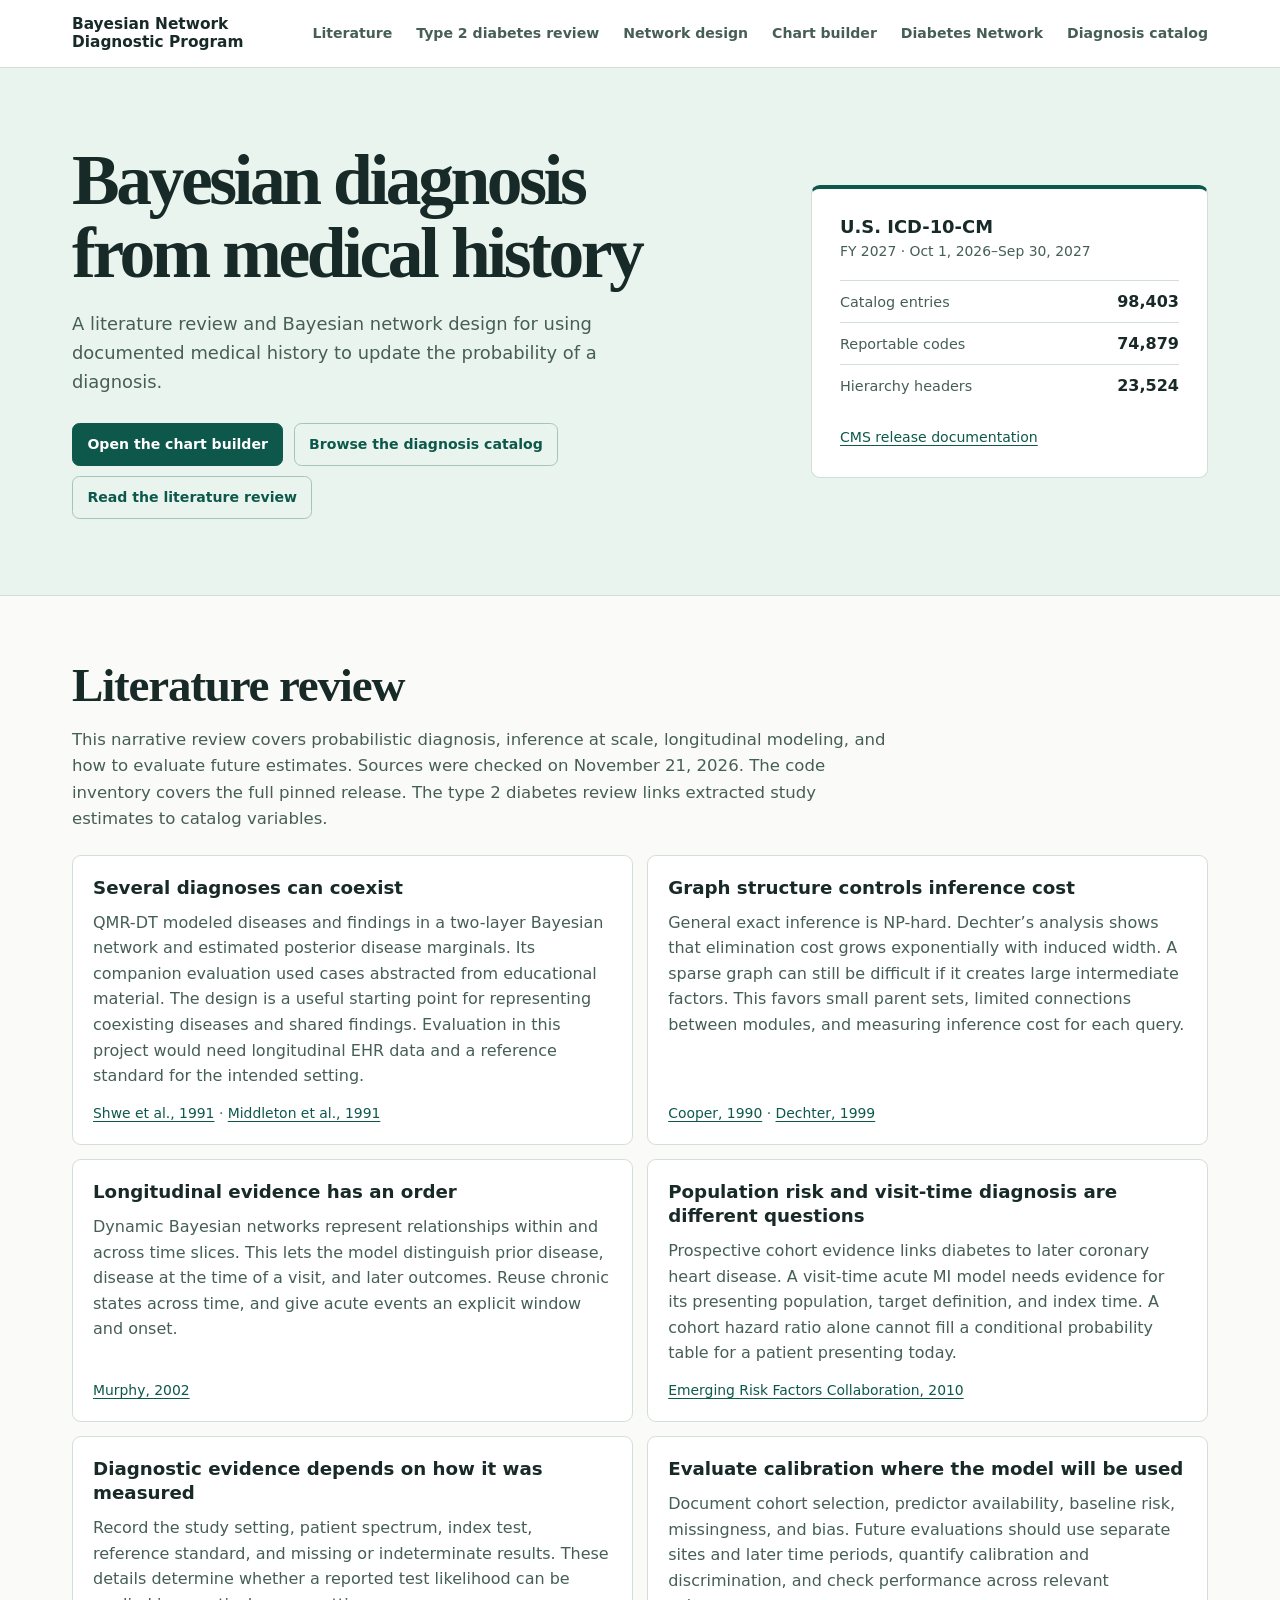
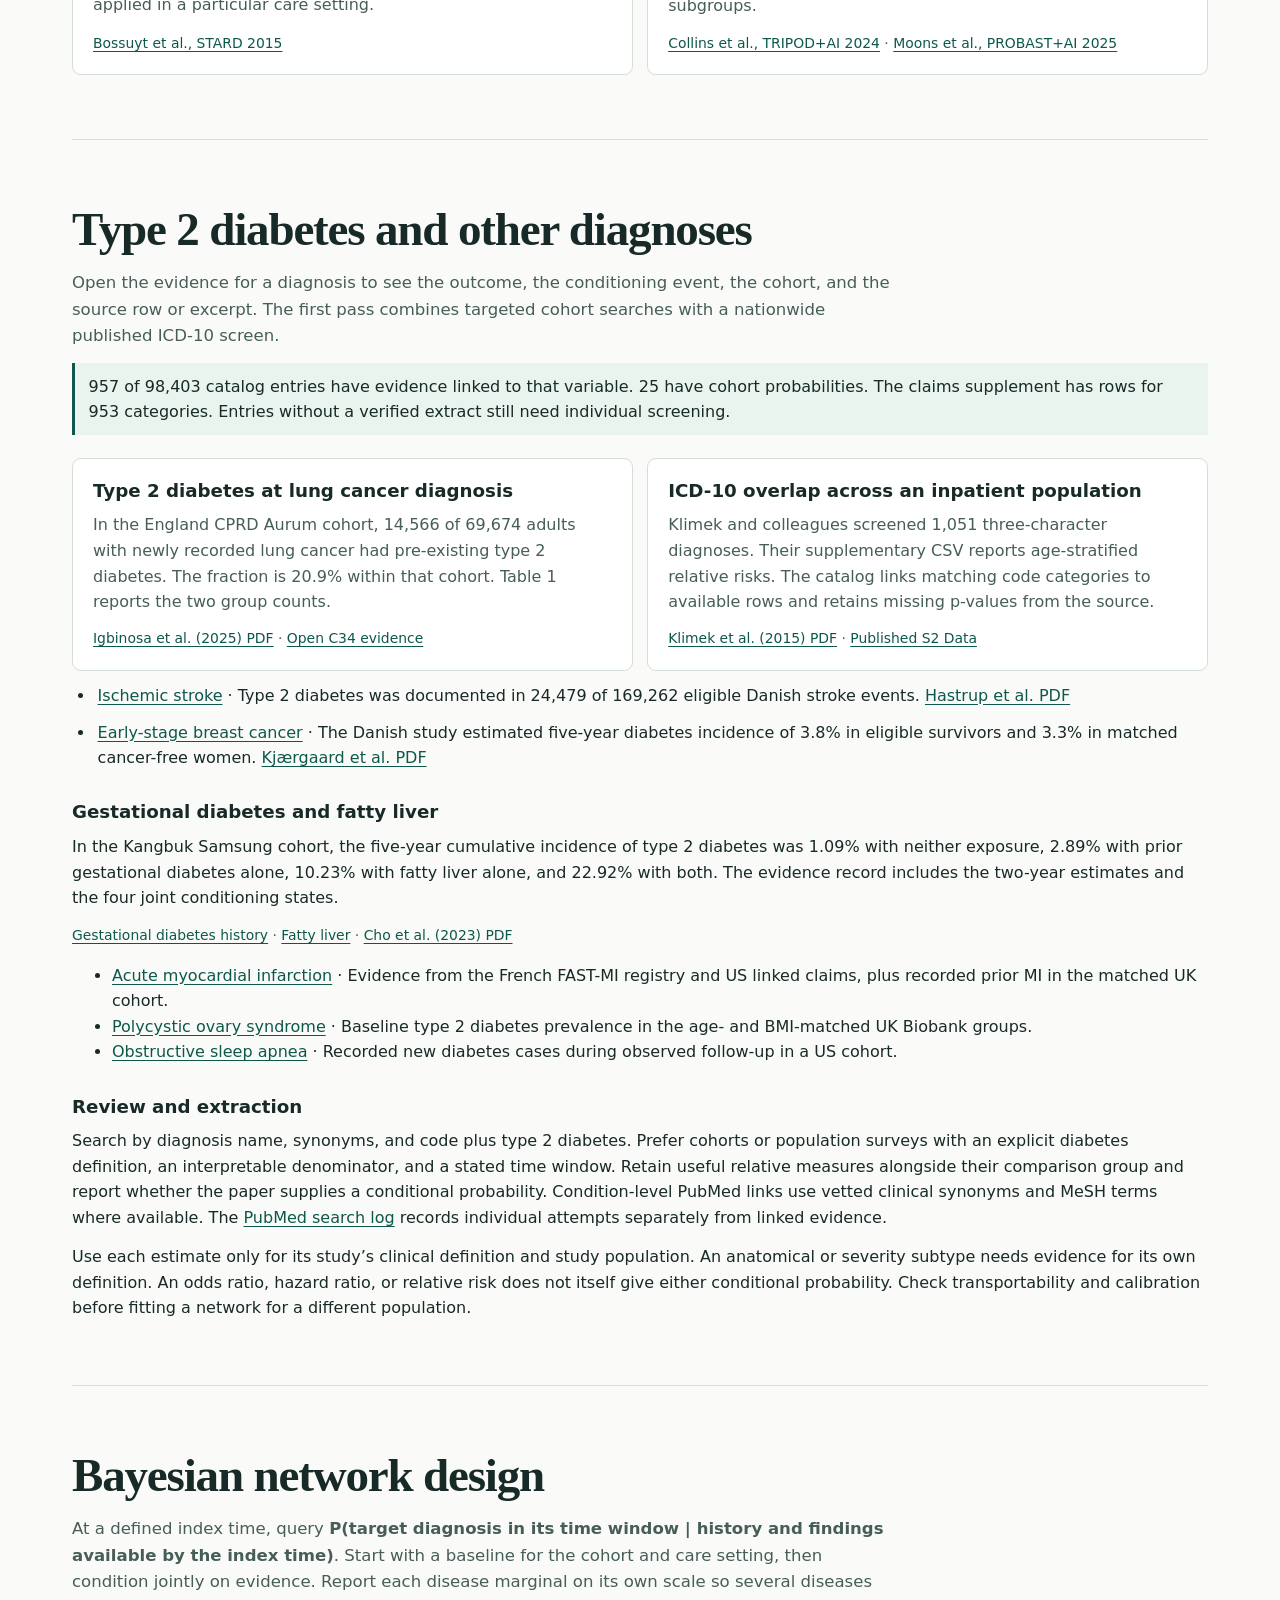
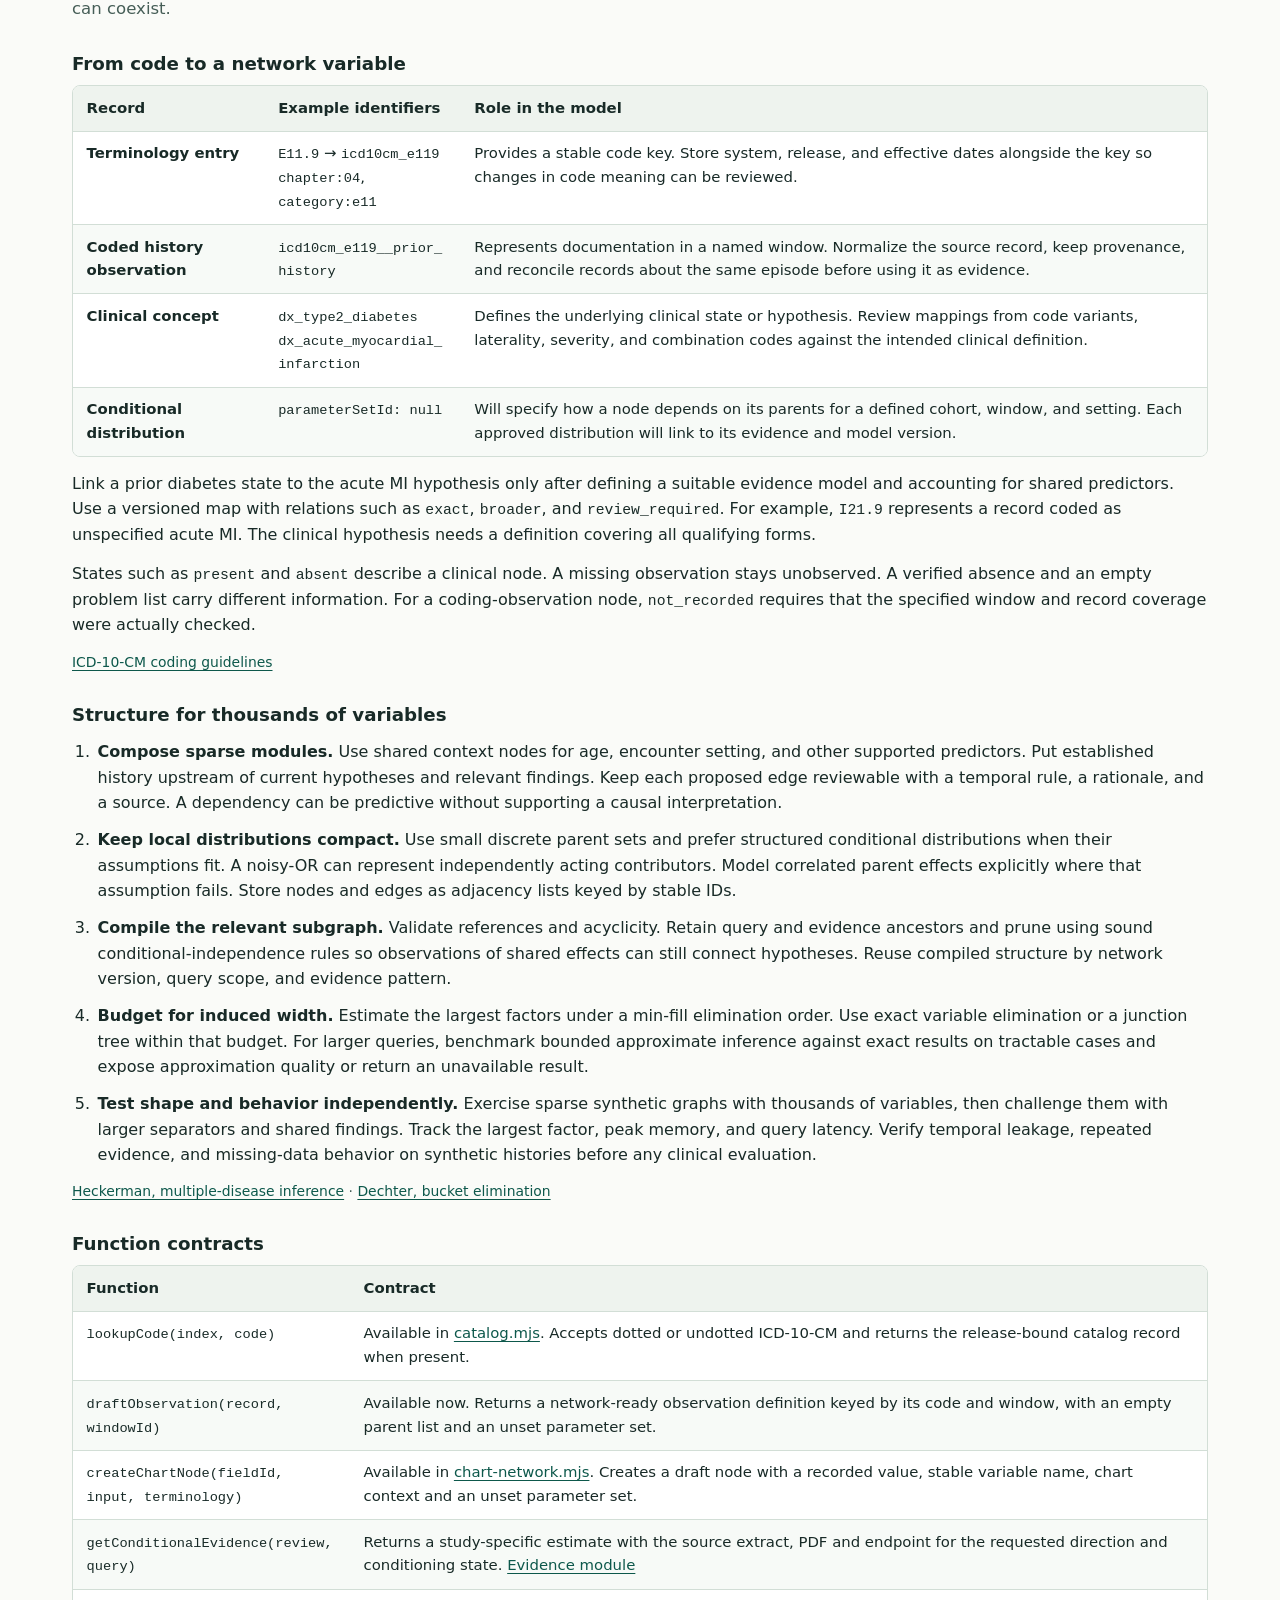
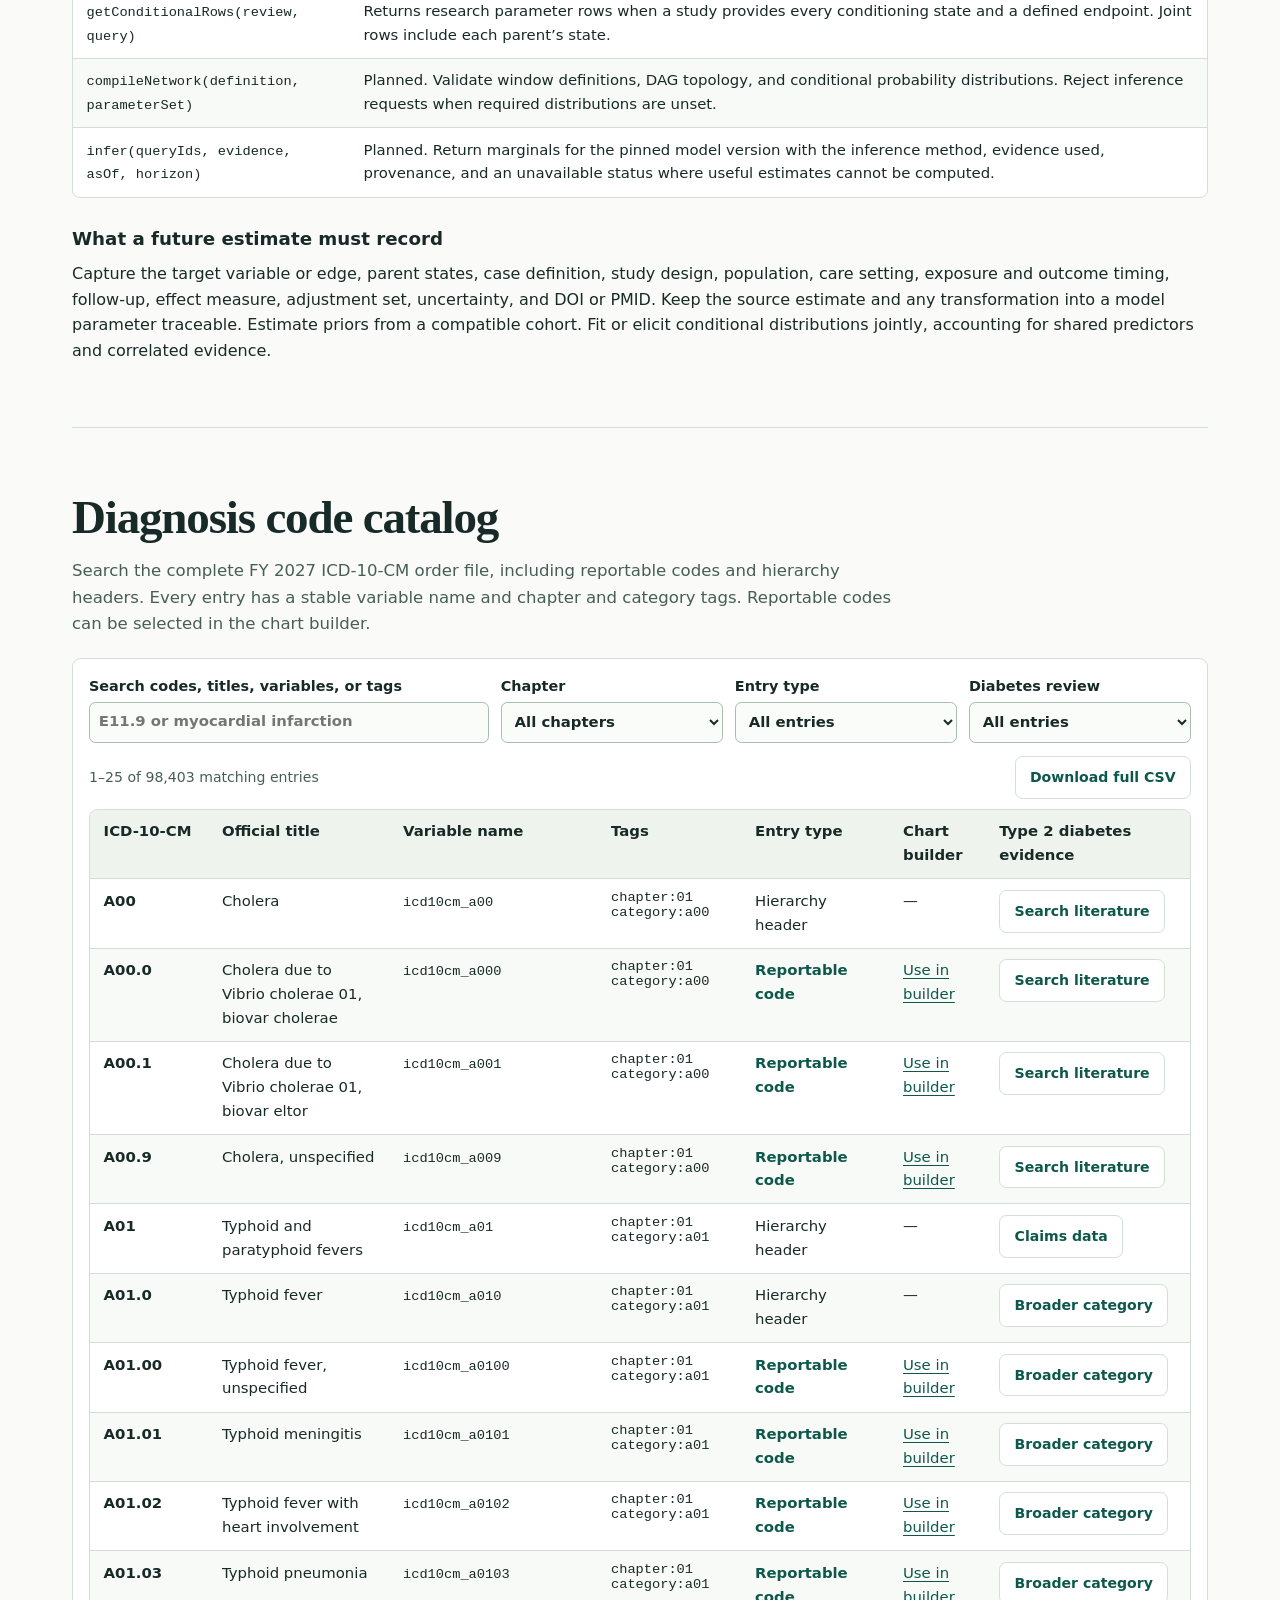
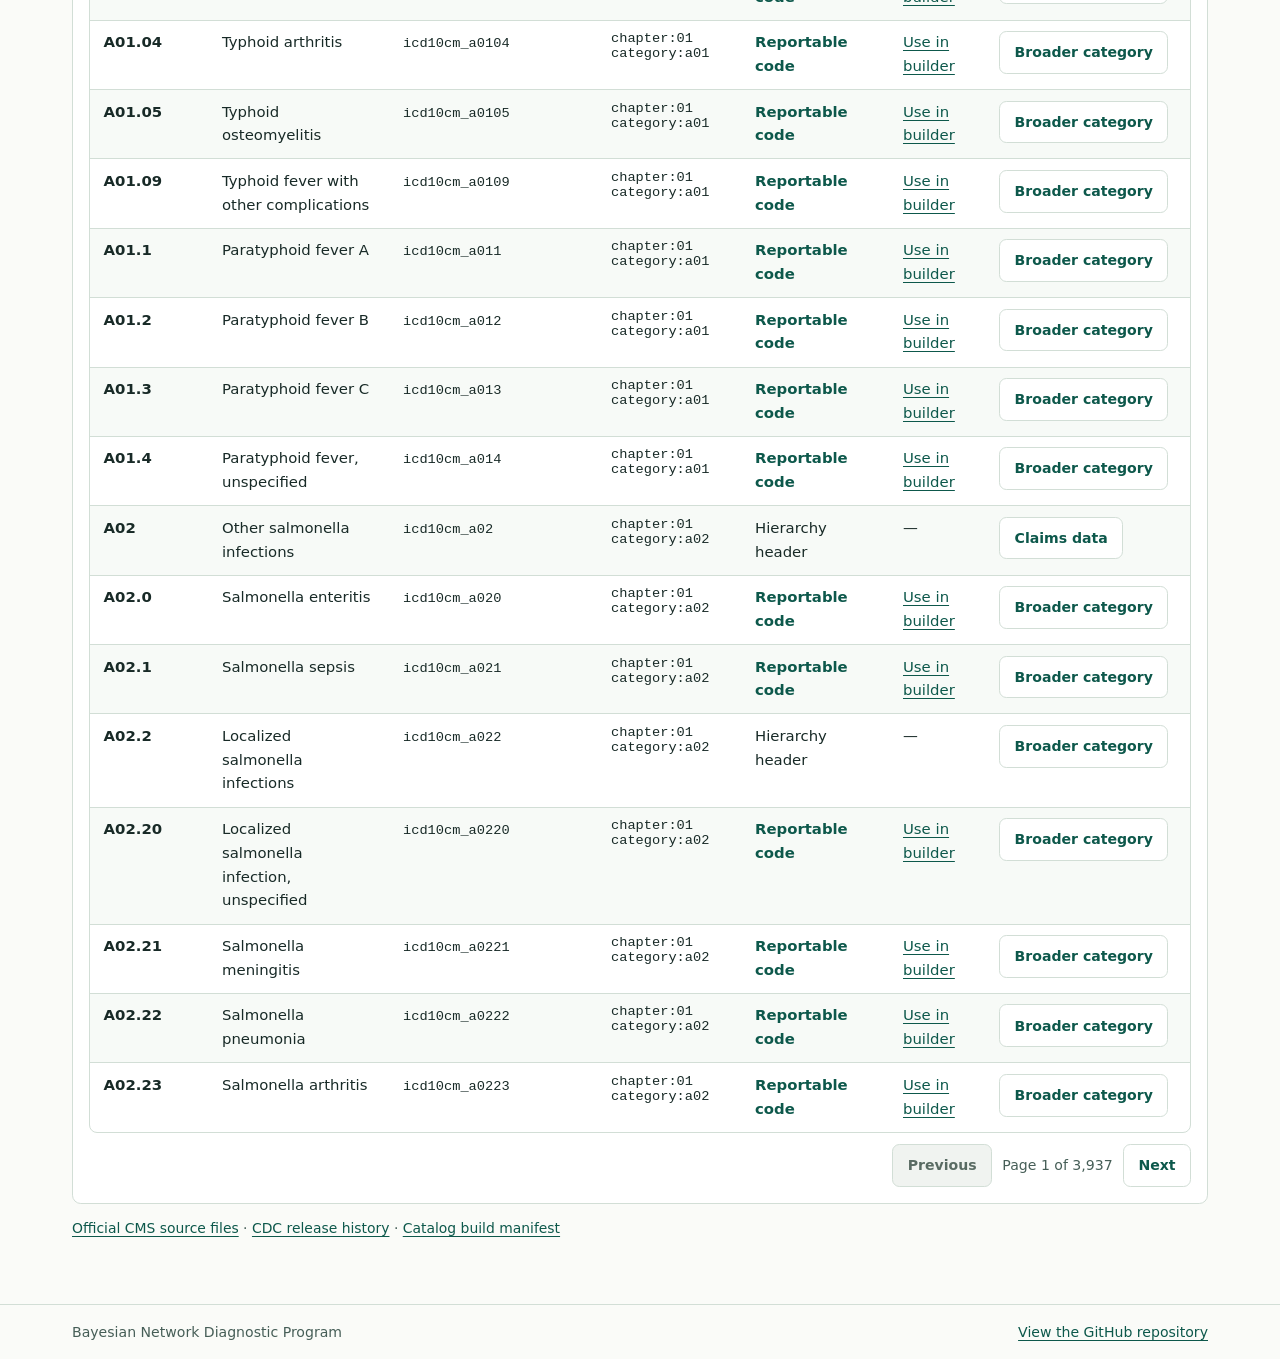
<file: index.html>
<!doctype html>
<html lang="en">
<head>
  <meta charset="utf-8">
  <meta name="viewport" content="width=device-width, initial-scale=1">
  <meta name="description" content="Literature review, Bayesian network design, and complete FY 2027 ICD-10-CM catalog for the Bayesian Network Diagnostic Program.">
  <title>Literature review | Bayesian Network Diagnostic Program</title>
  <link rel="stylesheet" href="./style.css">
  <script type="module" src="./app.js"></script>
</head>
<body>
  <a class="skip-link" href="#main">Skip to content</a>
  <header class="site-header">
    <div class="wrap header-inner">
      <a class="brand" href="#main">Bayesian Network<br>Diagnostic Program</a>
      <nav aria-label="Sections">
        <a href="#review">Literature</a>
        <a href="#diabetes">Type 2 diabetes review</a>
        <a href="#network">Network design</a>
        <a href="./chart.html">Chart builder</a>
        <a href="./diabetes.html">Diabetes Network</a>
        <a href="#catalog">Diagnosis catalog</a>
      </nav>
    </div>
  </header>

  <main id="main">
    <section class="hero" aria-labelledby="page-title">
      <div class="wrap hero-grid">
        <div>
          <h1 id="page-title">Bayesian diagnosis from medical history</h1>
          <p class="lede">A literature review and Bayesian network design for using documented medical history to update the probability of a diagnosis.</p>
          <div class="hero-actions">
            <a class="button primary" href="./chart.html">Open the chart builder</a>
            <a class="button secondary" href="#catalog">Browse the diagnosis catalog</a>
            <a class="button secondary" href="#review">Read the literature review</a>
          </div>
        </div>
        <aside class="release-card" aria-labelledby="release-title">
          <h2 id="release-title">U.S. ICD-10-CM</h2>
          <p>FY 2027 · Oct 1, 2026–Sep 30, 2027</p>
          <dl>
            <div><dt>Catalog entries</dt><dd>98,403</dd></div>
            <div><dt>Reportable codes</dt><dd>74,879</dd></div>
            <div><dt>Hierarchy headers</dt><dd>23,524</dd></div>
          </dl>
          <a href="https://www.cms.gov/medicare/coding-billing/icd-10-codes">CMS release documentation</a>
        </aside>
      </div>
    </section>

    <div class="wrap">
      <section class="section" id="review" aria-labelledby="review-title">
        <h2 id="review-title">Literature review</h2>
        <p class="intro">This narrative review covers probabilistic diagnosis, inference at scale, longitudinal modeling, and how to evaluate future estimates. Sources were checked on November 21, 2026. The code inventory covers the full pinned release. The type 2 diabetes review links extracted study estimates to catalog variables.</p>

        <div class="research-grid">
          <article class="research-card">
            <h3>Several diagnoses can coexist</h3>
            <p>QMR-DT modeled diseases and findings in a two-layer Bayesian network and estimated posterior disease marginals. Its companion evaluation used cases abstracted from educational material. The design is a useful starting point for representing coexisting diseases and shared findings. Evaluation in this project would need longitudinal EHR data and a reference standard for the intended setting.</p>
            <p class="sources"><a href="https://pubmed.ncbi.nlm.nih.gov/1762578/">Shwe et al., 1991</a> · <a href="https://pubmed.ncbi.nlm.nih.gov/1762579/">Middleton et al., 1991</a></p>
          </article>
          <article class="research-card">
            <h3>Graph structure controls inference cost</h3>
            <p>General exact inference is NP-hard. Dechter’s analysis shows that elimination cost grows exponentially with induced width. A sparse graph can still be difficult if it creates large intermediate factors. This favors small parent sets, limited connections between modules, and measuring inference cost for each query.</p>
            <p class="sources"><a href="https://www.sciencedirect.com/science/article/pii/000437029090060D">Cooper, 1990</a> · <a href="https://www.sciencedirect.com/science/article/pii/S0004370299000594">Dechter, 1999</a></p>
          </article>
          <article class="research-card">
            <h3>Longitudinal evidence has an order</h3>
            <p>Dynamic Bayesian networks represent relationships within and across time slices. This lets the model distinguish prior disease, disease at the time of a visit, and later outcomes. Reuse chronic states across time, and give acute events an explicit window and onset.</p>
            <p class="sources"><a href="https://www.cs.ubc.ca/~murphyk/Thesis/thesis.pdf">Murphy, 2002</a></p>
          </article>
          <article class="research-card">
            <h3>Population risk and visit-time diagnosis are different questions</h3>
            <p>Prospective cohort evidence links diabetes to later coronary heart disease. A visit-time acute MI model needs evidence for its presenting population, target definition, and index time. A cohort hazard ratio alone cannot fill a conditional probability table for a patient presenting today.</p>
            <p class="sources"><a href="https://pubmed.ncbi.nlm.nih.gov/20609967/">Emerging Risk Factors Collaboration, 2010</a></p>
          </article>
          <article class="research-card">
            <h3>Diagnostic evidence depends on how it was measured</h3>
            <p>Record the study setting, patient spectrum, index test, reference standard, and missing or indeterminate results. These details determine whether a reported test likelihood can be applied in a particular care setting.</p>
            <p class="sources"><a href="https://www.bmj.com/content/351/bmj.h5527">Bossuyt et al., STARD 2015</a></p>
          </article>
          <article class="research-card">
            <h3>Evaluate calibration where the model will be used</h3>
            <p>Document cohort selection, predictor availability, baseline risk, missingness, and bias. Future evaluations should use separate sites and later time periods, quantify calibration and discrimination, and check performance across relevant subgroups.</p>
            <p class="sources"><a href="https://www.bmj.com/content/385/bmj-2023-078378">Collins et al., TRIPOD+AI 2024</a> · <a href="https://www.bmj.com/content/388/bmj-2024-082505">Moons et al., PROBAST+AI 2025</a></p>
          </article>
        </div>
      </section>

      <section class="section" id="diabetes" aria-labelledby="diabetes-title">
        <h2 id="diabetes-title">Type 2 diabetes and other diagnoses</h2>
        <p class="intro">Open the evidence for a diagnosis to see the outcome, the conditioning event, the cohort, and the source row or excerpt. The first pass combines targeted cohort searches with a nationwide published ICD-10 screen.</p>
        <p id="evidence-coverage" role="status">Loading review coverage…</p>
        <div class="research-grid">
          <article class="research-card">
            <h3>Type 2 diabetes at lung cancer diagnosis</h3>
            <p>In the England CPRD Aurum cohort, 14,566 of 69,674 adults with newly recorded lung cancer had pre-existing type 2 diabetes. The fraction is 20.9% within that cohort. Table 1 reports the two group counts.</p>
            <p class="sources"><a href="./evidence/papers/igbinosa-2025.pdf">Igbinosa et al. (2025) PDF</a> · <a href="?evidence=C34#catalog" data-evidence-code="C34">Open C34 evidence</a></p>
          </article>
          <article class="research-card">
            <h3>ICD-10 overlap across an inpatient population</h3>
            <p>Klimek and colleagues screened 1,051 three-character diagnoses. Their supplementary CSV reports age-stratified relative risks. The catalog links matching code categories to available rows and retains missing p-values from the source.</p>
            <p class="sources"><a href="./evidence/papers/klimek-2015.pdf">Klimek et al. (2015) PDF</a> · <a href="./evidence/klimek-2015-s2.csv">Published S2 Data</a></p>
          </article>
        </div>
        <ul class="steps">
          <li><a href="?evidence=I63#catalog" data-evidence-code="I63">Ischemic stroke</a> · Type 2 diabetes was documented in 24,479 of 169,262 eligible Danish stroke events. <a href="https://vbn.aau.dk/ws/files/741351653/Hastrup_et_al._2024_._Type_2_diabetes_mellitus_in_patients_with_ischemic_stroke_-_A_nationwide_study.pdf">Hastrup et al. PDF</a></li>
          <li><a href="?evidence=C50#catalog" data-evidence-code="C50">Early-stage breast cancer</a> · The Danish study estimated five-year diabetes incidence of 3.8% in eligible survivors and 3.3% in matched cancer-free women. <a href="https://europepmc.org/articles/PMC11884854?pdf=render">Kjærgaard et al. PDF</a></li>
        </ul>
        <h3>Gestational diabetes and fatty liver</h3>
        <p>In the Kangbuk Samsung cohort, the five-year cumulative incidence of type 2 diabetes was 1.09% with neither exposure, 2.89% with prior gestational diabetes alone, 10.23% with fatty liver alone, and 22.92% with both. The evidence record includes the two-year estimates and the four joint conditioning states.</p>
        <p class="sources"><a href="?evidence=Z86.32#catalog" data-evidence-code="Z86.32">Gestational diabetes history</a> · <a href="?evidence=K76.0#catalog" data-evidence-code="K76.0">Fatty liver</a> · <a href="https://www.pure.ed.ac.uk/ws/portalfiles/portal/345652066/230428_EJEP_D_22_01564_AAM.pdf">Cho et al. (2023) PDF</a></p>
        <ul>
          <li><a href="?evidence=I21#catalog" data-evidence-code="I21">Acute myocardial infarction</a> · Evidence from the French FAST-MI registry and US linked claims, plus recorded prior MI in the matched UK cohort.</li>
          <li><a href="?evidence=E28.2#catalog" data-evidence-code="E28.2">Polycystic ovary syndrome</a> · Baseline type 2 diabetes prevalence in the age- and BMI-matched UK Biobank groups.</li>
          <li><a href="?evidence=G47.33#catalog" data-evidence-code="G47.33">Obstructive sleep apnea</a> · Recorded new diabetes cases during observed follow-up in a US cohort.</li>
        </ul>
        <h3>Review and extraction</h3>
        <p>Search by diagnosis name, synonyms, and code plus type 2 diabetes. Prefer cohorts or population surveys with an explicit diabetes definition, an interpretable denominator, and a stated time window. Retain useful relative measures alongside their comparison group and report whether the paper supplies a conditional probability. Condition-level PubMed links use vetted clinical synonyms and MeSH terms where available. The <a href="./evidence/t2d-search-log.jsonl">PubMed search log</a> records individual attempts separately from linked evidence.</p>
        <p>Use each estimate only for its study’s clinical definition and study population. An anatomical or severity subtype needs evidence for its own definition. An odds ratio, hazard ratio, or relative risk does not itself give either conditional probability. Check transportability and calibration before fitting a network for a different population.</p>
      </section>

      <section class="section" id="network" aria-labelledby="network-title">
        <h2 id="network-title">Bayesian network design</h2>
        <p class="intro">At a defined index time, query <strong>P(target diagnosis in its time window | history and findings available by the index time)</strong>. Start with a baseline for the cohort and care setting, then condition jointly on evidence. Report each disease marginal on its own scale so several diseases can coexist.</p>

        <h3>From code to a network variable</h3>
        <div class="table-scroll" role="region" aria-label="Network variables" tabindex="0">
          <table>
            <thead><tr><th scope="col">Record</th><th scope="col">Example identifiers</th><th scope="col">Role in the model</th></tr></thead>
            <tbody>
              <tr>
                <th scope="row">Terminology entry</th><td><code>E11.9</code> → <code>icd10cm_e119</code><br><code>chapter:04</code>, <code>category:e11</code></td>
                <td>Provides a stable code key. Store system, release, and effective dates alongside the key so changes in code meaning can be reviewed.</td>
              </tr>
              <tr>
                <th scope="row">Coded history observation</th><td><code>icd10cm_e119__prior_history</code></td>
                <td>Represents documentation in a named window. Normalize the source record, keep provenance, and reconcile records about the same episode before using it as evidence.</td>
              </tr>
              <tr>
                <th scope="row">Clinical concept</th><td><code>dx_type2_diabetes</code><br><code>dx_acute_myocardial_infarction</code></td>
                <td>Defines the underlying clinical state or hypothesis. Review mappings from code variants, laterality, severity, and combination codes against the intended clinical definition.</td>
              </tr>
              <tr>
                <th scope="row">Conditional distribution</th><td><code>parameterSetId: null</code></td>
                <td>Will specify how a node depends on its parents for a defined cohort, window, and setting. Each approved distribution will link to its evidence and model version.</td>
              </tr>
            </tbody>
          </table>
        </div>
        <p>Link a prior diabetes state to the acute MI hypothesis only after defining a suitable evidence model and accounting for shared predictors. Use a versioned map with relations such as <code>exact</code>, <code>broader</code>, and <code>review_required</code>. For example, <code>I21.9</code> represents a record coded as unspecified acute MI. The clinical hypothesis needs a definition covering all qualifying forms.</p>
        <p>States such as <code>present</code> and <code>absent</code> describe a clinical node. A missing observation stays unobserved. A verified absence and an empty problem list carry different information. For a coding-observation node, <code>not_recorded</code> requires that the specified window and record coverage were actually checked.</p>
        <p class="sources"><a href="https://www.cms.gov/files/document/fy-2027-icd-10-cm-coding-guidelines.pdf">ICD-10-CM coding guidelines</a></p>

        <h3>Structure for thousands of variables</h3>
        <ol class="steps">
          <li><strong>Compose sparse modules.</strong> Use shared context nodes for age, encounter setting, and other supported predictors. Put established history upstream of current hypotheses and relevant findings. Keep each proposed edge reviewable with a temporal rule, a rationale, and a source. A dependency can be predictive without supporting a causal interpretation.</li>
          <li><strong>Keep local distributions compact.</strong> Use small discrete parent sets and prefer structured conditional distributions when their assumptions fit. A noisy-OR can represent independently acting contributors. Model correlated parent effects explicitly where that assumption fails. Store nodes and edges as adjacency lists keyed by stable IDs.</li>
          <li><strong>Compile the relevant subgraph.</strong> Validate references and acyclicity. Retain query and evidence ancestors and prune using sound conditional-independence rules so observations of shared effects can still connect hypotheses. Reuse compiled structure by network version, query scope, and evidence pattern.</li>
          <li><strong>Budget for induced width.</strong> Estimate the largest factors under a min-fill elimination order. Use exact variable elimination or a junction tree within that budget. For larger queries, benchmark bounded approximate inference against exact results on tractable cases and expose approximation quality or return an unavailable result.</li>
          <li><strong>Test shape and behavior independently.</strong> Exercise sparse synthetic graphs with thousands of variables, then challenge them with larger separators and shared findings. Track the largest factor, peak memory, and query latency. Verify temporal leakage, repeated evidence, and missing-data behavior on synthetic histories before any clinical evaluation.</li>
        </ol>
        <p class="sources"><a href="https://www.microsoft.com/en-us/research/wp-content/uploads/2016/11/A-Tractable-Algorithm-for-Diagnosing-Multiple-Diseases.pdf">Heckerman, multiple-disease inference</a> · <a href="https://www.sciencedirect.com/science/article/pii/S0004370299000594">Dechter, bucket elimination</a></p>

        <h3>Function contracts</h3>
        <div class="table-scroll" role="region" aria-label="Function contracts" tabindex="0">
          <table>
            <thead><tr><th scope="col">Function</th><th scope="col">Contract</th></tr></thead>
            <tbody>
              <tr><th scope="row"><code>lookupCode(index, code)</code></th><td>Available in <a href="./catalog.mjs">catalog.mjs</a>. Accepts dotted or undotted ICD-10-CM and returns the release-bound catalog record when present.</td></tr>
              <tr><th scope="row"><code>draftObservation(record, windowId)</code></th><td>Available now. Returns a network-ready observation definition keyed by its code and window, with an empty parent list and an unset parameter set.</td></tr>
              <tr><th scope="row"><code>createChartNode(fieldId, input, terminology)</code></th><td>Available in <a href="./chart-network.mjs">chart-network.mjs</a>. Creates a draft node with a recorded value, stable variable name, chart context and an unset parameter set.</td></tr>
              <tr><th scope="row"><code>getConditionalEvidence(review, query)</code></th><td>Returns a study-specific estimate with the source extract, PDF and endpoint for the requested direction and conditioning state. <a href="./t2d-evidence.mjs">Evidence module</a></td></tr>
              <tr><th scope="row"><code>getConditionalRows(review, query)</code></th><td>Returns research parameter rows when a study provides every conditioning state and a defined endpoint. Joint rows include each parent’s state.</td></tr>
              <tr><th scope="row"><code>compileNetwork(definition, parameterSet)</code></th><td>Planned. Validate window definitions, DAG topology, and conditional probability distributions. Reject inference requests when required distributions are unset.</td></tr>
              <tr><th scope="row"><code>infer(queryIds, evidence, asOf, horizon)</code></th><td>Planned. Return marginals for the pinned model version with the inference method, evidence used, provenance, and an unavailable status where useful estimates cannot be computed.</td></tr>
            </tbody>
          </table>
        </div>
        <h3>What a future estimate must record</h3>
        <p>Capture the target variable or edge, parent states, case definition, study design, population, care setting, exposure and outcome timing, follow-up, effect measure, adjustment set, uncertainty, and DOI or PMID. Keep the source estimate and any transformation into a model parameter traceable. Estimate priors from a compatible cohort. Fit or elicit conditional distributions jointly, accounting for shared predictors and correlated evidence.</p>
      </section>

      <section class="section catalog" id="catalog" aria-labelledby="catalog-title">
        <h2 id="catalog-title">Diagnosis code catalog</h2>
        <p class="intro">Search the complete FY 2027 ICD-10-CM order file, including reportable codes and hierarchy headers. Every entry has a stable variable name and chapter and category tags. Reportable codes can be selected in the chart builder.</p>
        <div class="catalog-panel">
          <div class="filters">
            <label>Search codes, titles, variables, or tags
              <input id="catalog-search" type="search" placeholder="E11.9 or myocardial infarction" autocomplete="off" disabled>
            </label>
            <label>Chapter
              <select id="catalog-chapter" disabled><option value="">All chapters</option></select>
            </label>
            <label>Entry type
              <select id="catalog-type" disabled>
                <option value="">All entries</option>
                <option value="code">Reportable codes</option>
                <option value="header">Hierarchy headers</option>
              </select>
            </label>
            <label>Diabetes review
              <select id="catalog-review" disabled>
                <option value="">All entries</option>
                <option value="linked">Evidence on this variable</option>
                <option value="probability">Cohort probabilities</option>
                <option value="unreviewed">Needs individual screening</option>
              </select>
            </label>
          </div>
          <div class="catalog-toolbar">
            <p id="catalog-status" role="status" aria-live="polite">Loading the official catalog…</p>
            <button id="catalog-download" type="button" disabled>Download full CSV</button>
            <button id="catalog-retry" type="button" hidden>Retry</button>
          </div>
          <div class="table-scroll" role="region" aria-label="Catalog results" tabindex="0">
            <table class="catalog-table">
              <thead><tr><th scope="col">ICD-10-CM</th><th scope="col">Official title</th><th scope="col">Variable name</th><th scope="col">Tags</th><th scope="col">Entry type</th><th scope="col">Chart builder</th><th scope="col">Type 2 diabetes evidence</th></tr></thead>
              <tbody id="catalog-results"></tbody>
            </table>
          </div>
          <div class="pagination" aria-label="Catalog pages">
            <button id="catalog-prev" type="button" disabled>Previous</button>
            <span id="catalog-page"></span>
            <button id="catalog-next" type="button" disabled>Next</button>
          </div>
        </div>
        <p class="sources"><a href="https://www.cms.gov/files/zip/2027-code-descriptions-tabular-order.zip">Official CMS source files</a> · <a href="https://www.cdc.gov/nchs/icd/icd-10-cm/files.html">CDC release history</a> · <a href="./data/manifest.json">Catalog build manifest</a></p>
        <dialog id="evidence-detail" aria-labelledby="evidence-variable">
          <header class="evidence-header">
            <h2 id="evidence-variable">Type 2 diabetes evidence</h2>
            <button id="evidence-close" type="button">Close</button>
          </header>
          <div id="evidence-results"></div>
        </dialog>
        <noscript><p>The catalog search and CSV export require JavaScript. The official source files are linked above.</p></noscript>
      </section>
    </div>
  </main>
  <footer class="site-footer">
    <div class="wrap">
      <span>Bayesian Network Diagnostic Program</span>
      <a href="https://github.com/IWannaBeData/Bayesian-Network-Program">View the GitHub repository</a>
    </div>
  </footer>
</body>
</html>
</file>
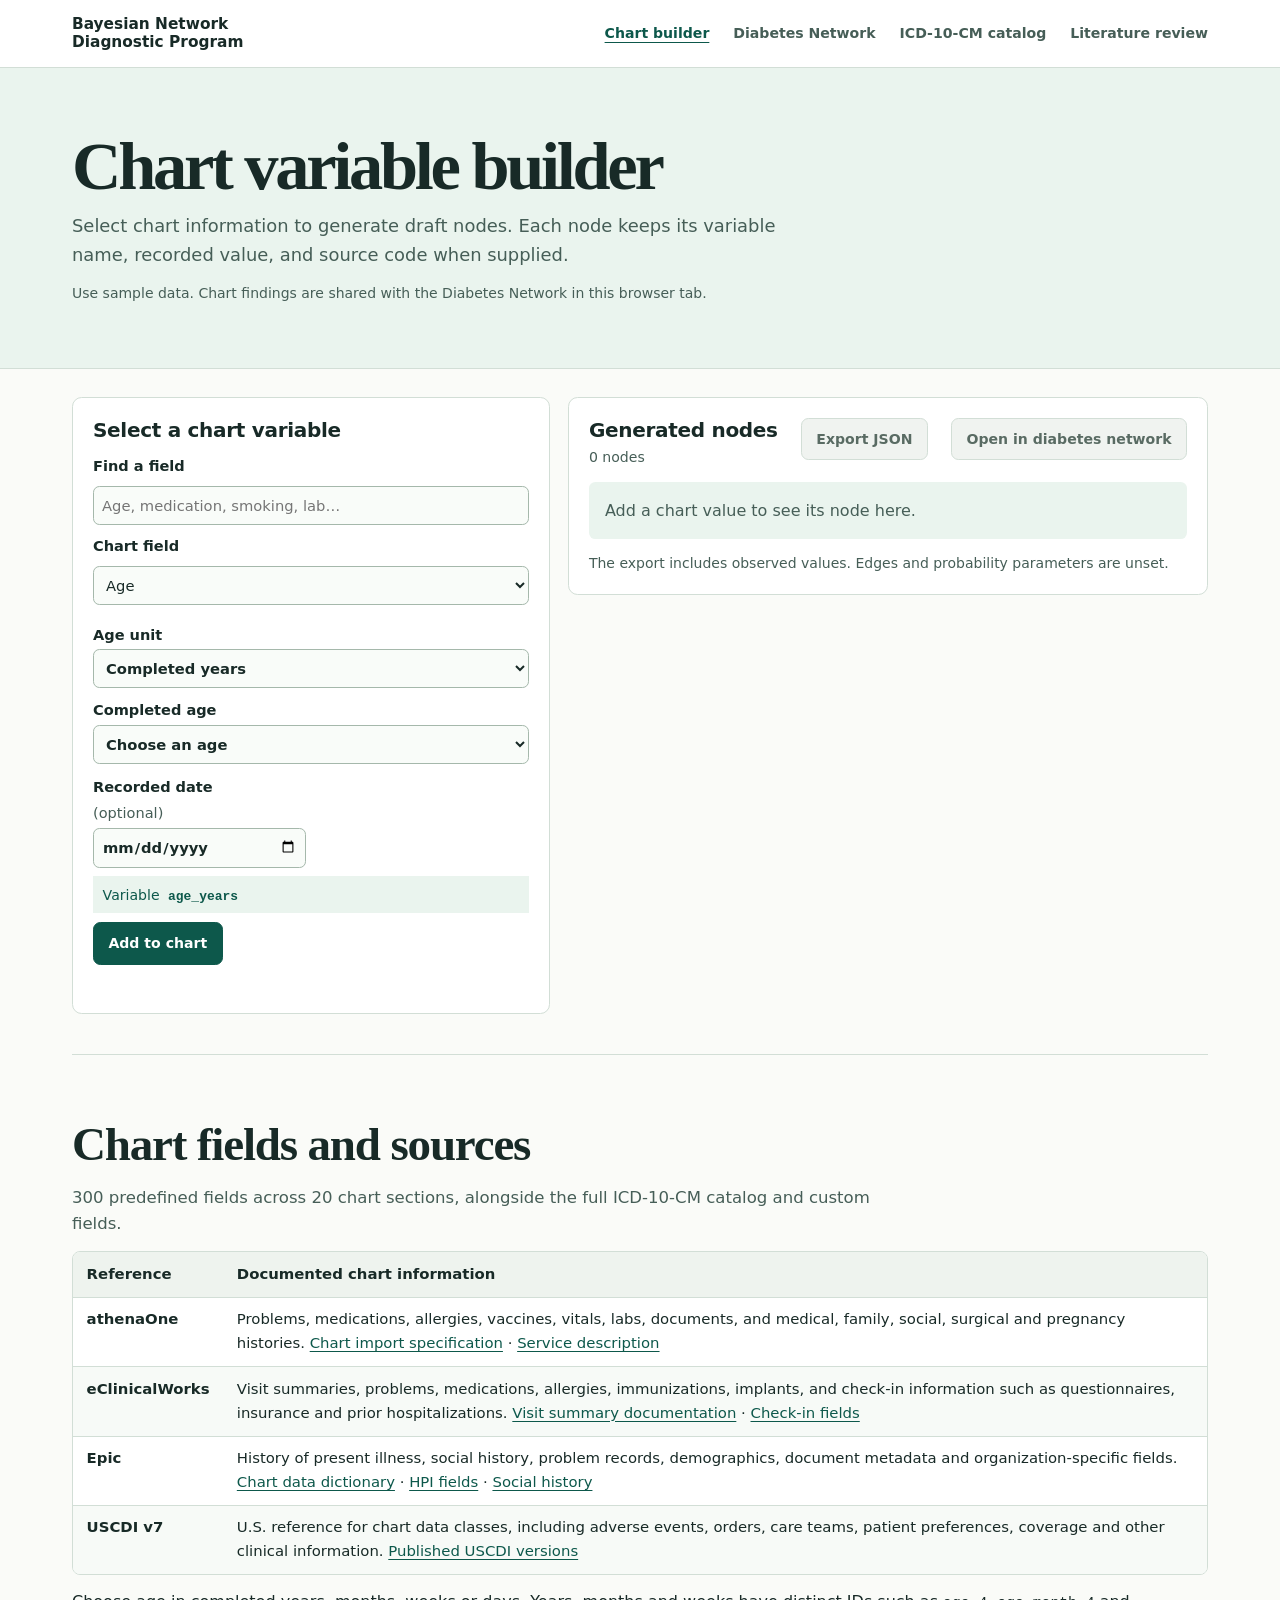
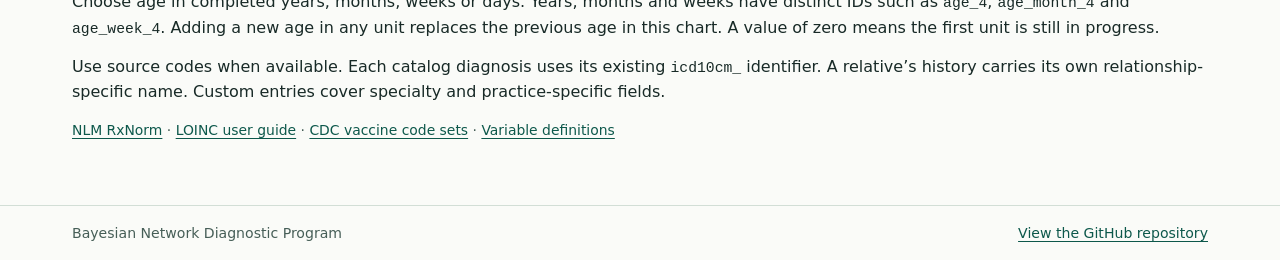
<file: chart.html>
<!doctype html>
<html lang="en">
<head>
  <meta charset="utf-8">
  <meta name="viewport" content="width=device-width, initial-scale=1">
  <meta name="description" content="Select clinical chart fields and generate draft variables for a Bayesian network.">
  <title>Chart variable builder | Bayesian Network Diagnostic Program</title>
  <link rel="stylesheet" href="./style.css">
  <link rel="stylesheet" href="./chart.css">
  <script type="module" src="./chart-ui.mjs"></script>
</head>
<body>
  <a class="skip-link" href="#main">Skip to content</a>
  <header class="site-header">
    <div class="wrap header-inner">
      <a class="brand" href="./">Bayesian Network<br>Diagnostic Program</a>
      <nav aria-label="Project pages">
        <a href="./chart.html" aria-current="page">Chart builder</a>
        <a href="./diabetes.html">Diabetes Network</a>
        <a href="./#catalog">ICD-10-CM catalog</a>
        <a href="./#review">Literature review</a>
      </nav>
    </div>
  </header>
  <main id="main">
    <section class="chart-intro">
      <div class="wrap">
        <h1>Chart variable builder</h1>
        <p class="lede">Select chart information to generate draft nodes. Each node keeps its variable name, recorded value, and source code when supplied.</p>
        <p class="chart-note">Use sample data. Chart findings are shared with the Diabetes Network in this browser tab.</p>
      </div>
    </section>
    <div class="wrap chart-workspace">
      <section class="builder-panel" aria-labelledby="select-title">
        <h2 id="select-title">Select a chart variable</h2>
        <form id="chart-form">
          <label for="field-search">Find a field</label>
          <input id="field-search" type="search" placeholder="Age, medication, smoking, lab…" autocomplete="off">
          <label for="chart-field">Chart field</label>
          <select id="chart-field" required></select>
          <p class="field-help" id="field-help"></p>
          <div id="variable-controls"></div>
          <div class="context-grid" id="chart-context">
            <label>Recorded date <span>(optional)</span><input type="date" name="recordedOn"></label>
            <label id="record-key-label">Record key <span>(optional)</span>
              <input name="recordKey" placeholder="e.g. lab_1" autocomplete="off" pattern="[a-z][a-z0-9_]*">
            </label>
          </div>
          <p class="field-help" id="record-key-help">Give fields the same record key to group them under one event. Use different keys for repeated observations on the same day.</p>
          <p class="variable-preview">Variable <code id="variable-preview"></code></p>
          <button id="add-chart-node" type="submit" class="button primary">Add to chart</button>
          <p id="chart-message" class="chart-message" role="status" aria-live="polite"></p>
        </form>
      </section>
      <section class="builder-panel network-panel" aria-labelledby="nodes-title">
        <header class="panel-header">
          <div><h2 id="nodes-title">Generated nodes</h2><p id="node-totals" role="status">0 nodes</p></div>
          <button id="export-chart" type="button" disabled>Export JSON</button>
          <button id="send-diabetes" type="button" disabled>Open in diabetes network</button>
        </header>
        <p id="empty-nodes">Add a chart value to see its node here.</p>
        <ul id="chart-nodes" class="chart-nodes"></ul>
        <details id="metadata-panel" hidden>
          <summary>Chart metadata <span id="metadata-count"></span></summary>
          <ul id="chart-metadata" class="chart-nodes"></ul>
        </details>
        <p class="chart-note">The export includes observed values. Edges and probability parameters are unset.</p>
      </section>
    </div>
    <section class="wrap section chart-reference" aria-labelledby="source-title">
      <h2 id="source-title">Chart fields and sources</h2>
      <p class="intro" id="registry-summary"></p>
      <div class="table-scroll" role="region" aria-label="Chart vendor and standards references" tabindex="0">
        <table>
          <thead><tr><th scope="col">Reference</th><th scope="col">Documented chart information</th></tr></thead>
          <tbody>
            <tr><th scope="row">athenaOne</th><td>Problems, medications, allergies, vaccines, vitals, labs, documents, and medical, family, social, surgical and pregnancy histories. <a href="https://docs.athenahealth.com/downloads/import-specification-download">Chart import specification</a> · <a href="https://www.athenahealth.com/sites/default/files/media_docs/athenaOne-Service-Description.pdf">Service description</a></td></tr>
            <tr><th scope="row">eClinicalWorks</th><td>Visit summaries, problems, medications, allergies, immunizations, implants, and check-in information such as questionnaires, insurance and prior hospitalizations. <a href="https://www.eclinicalworks.com/wp-content/uploads/2021/03/eCW-V11-Mandatory-Disclosures-March-2021.pdf">Visit summary documentation</a> · <a href="https://www.eclinicalworks.com/products-services/patient-engagement/check-in/">Check-in fields</a></td></tr>
            <tr><th scope="row">Epic</th><td>History of present illness, social history, problem records, demographics, document metadata and organization-specific fields. <a href="https://open.epic.com/EHITables/GetTable/_index.htm">Chart data dictionary</a> · <a href="https://open.epic.com/EHITables/GetTable/PATIENT_HPI_INFO.htm">HPI fields</a> · <a href="https://open.epic.com/EHITables/GetTable/PAT_SOCIAL_HX_DOC.htm">Social history</a></td></tr>
            <tr><th scope="row">USCDI v7</th><td>U.S. reference for chart data classes, including adverse events, orders, care teams, patient preferences, coverage and other clinical information. <a href="https://isp.healthit.gov/all-uscdi-versions">Published USCDI versions</a></td></tr>
          </tbody>
        </table>
      </div>
      <p>Choose age in completed years, months, weeks or days. Years, months and weeks have distinct IDs such as <code>age_4</code>, <code>age_month_4</code> and <code>age_week_4</code>. Adding a new age in any unit replaces the previous age in this chart. A value of zero means the first unit is still in progress.</p>
      <p>Use source codes when available. Each catalog diagnosis uses its existing <code>icd10cm_</code> identifier. A relative’s history carries its own relationship-specific name. Custom entries cover specialty and practice-specific fields.</p>
      <p class="sources"><a href="https://www.nlm.nih.gov/research/umls/rxnorm/index.html">NLM RxNorm</a> · <a href="https://loinc.org/kb/users-guide/introduction">LOINC user guide</a> · <a href="https://www.cdc.gov/iis/code-sets/index.html">CDC vaccine code sets</a> · <a href="./chart-variables.mjs">Variable definitions</a></p>
    </section>
  </main>
  <footer class="site-footer"><div class="wrap">
    <span>Bayesian Network Diagnostic Program</span>
    <a href="https://github.com/IWannaBeData/Bayesian-Network-Program">View the GitHub repository</a>
  </div></footer>
</body>
</html>
</file>
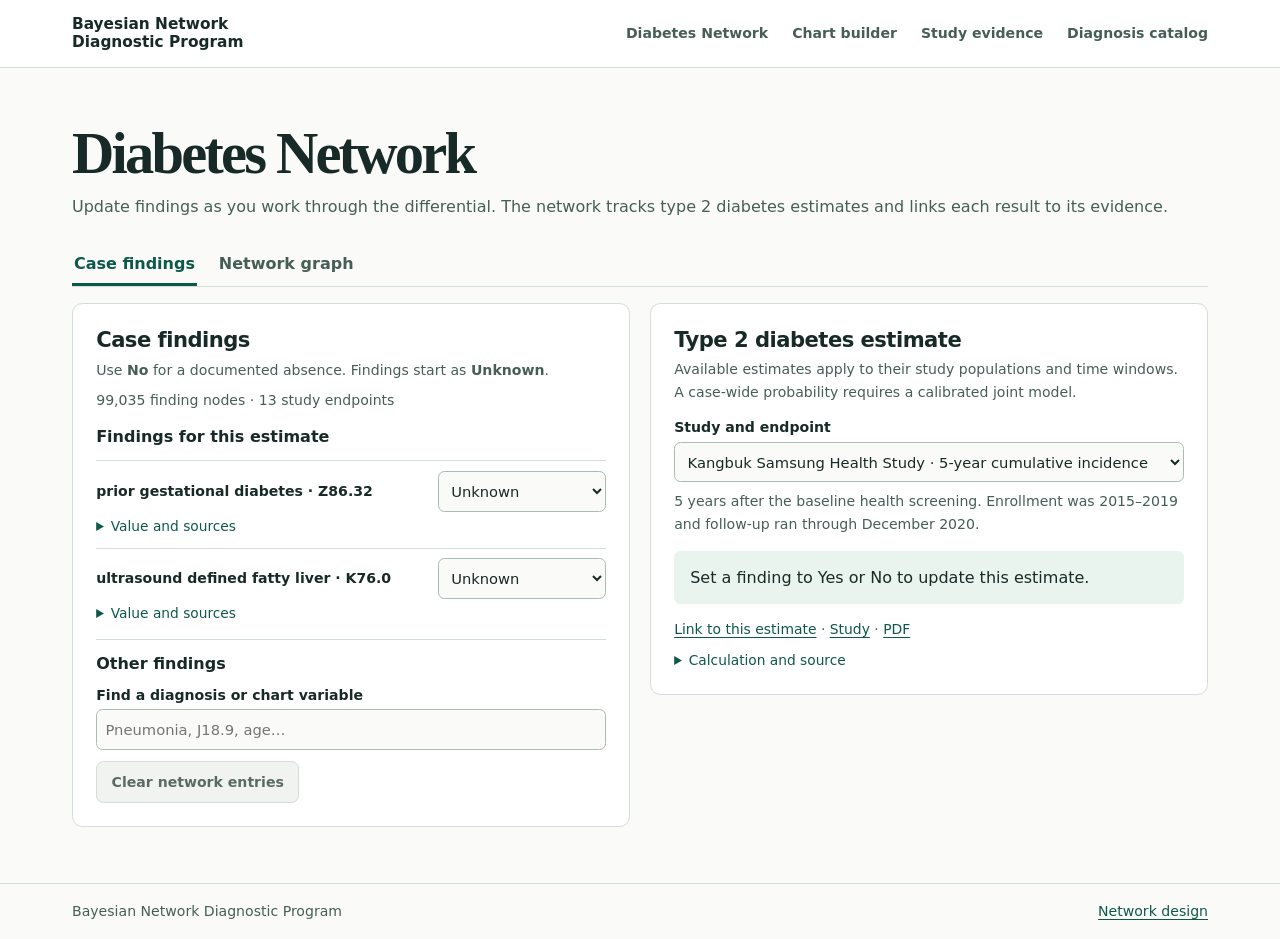
<file: diabetes.html>
<!doctype html>
<html lang="en">
<head>
  <meta charset="utf-8">
  <meta name="viewport" content="width=device-width, initial-scale=1">
  <meta name="description" content="Update study-specific estimates of type 2 diabetes as findings become known.">
  <title>Diabetes Network | Bayesian Network Diagnostic Program</title>
  <link rel="stylesheet" href="./style.css">
  <link rel="stylesheet" href="./diabetes.css">
  <script type="module" src="./diabetes-ui.mjs"></script>
</head>
<body>
  <a class="skip-link" href="#main">Skip to content</a>
  <header class="site-header">
    <div class="wrap header-inner">
      <a class="brand" href="./">Bayesian Network<br>Diagnostic Program</a>
      <nav aria-label="Project pages">
        <a href="./diabetes.html" aria-current="page">Diabetes Network</a>
        <a href="./chart.html">Chart builder</a>
        <a href="./#diabetes">Study evidence</a>
        <a href="./#catalog">Diagnosis catalog</a>
      </nav>
    </div>
  </header>
  <main id="main" class="wrap diabetes-page">
    <header class="diabetes-intro">
      <h1>Diabetes Network</h1>
      <p>Update findings as you work through the differential. The network tracks type 2 diabetes estimates and links each result to its evidence.</p>
    </header>
    <p id="network-load" role="status">Loading the diabetes network…</p>
    <div id="diabetes-tabs" class="diabetes-tabs" role="tablist" aria-label="Diabetes Network views" hidden>
      <a id="case-tab" role="tab" href="#findings" aria-controls="diabetes-workspace" aria-selected="true">Case findings</a>
      <a id="graph-tab" role="tab" href="#graph" aria-controls="graph-panel" aria-selected="false" tabindex="-1">Network graph</a>
    </div>
    <div id="diabetes-workspace" class="diabetes-workspace" role="tabpanel" aria-labelledby="case-tab" hidden>
      <section class="diabetes-panel findings-panel" aria-labelledby="findings-title">
        <h2 id="findings-title">Case findings</h2>
        <p class="diabetes-muted">Use <strong>No</strong> for a documented absence. Findings start as <strong>Unknown</strong>.</p>
        <p id="network-summary" class="diabetes-muted"></p>
        <p id="chart-import-status" role="status" class="diabetes-muted" hidden></p>
        <h3 id="study-findings-title">Findings for this estimate</h3>
        <div id="model-findings" class="finding-list"></div>
        <div class="other-findings">
          <h3>Other findings</h3>
          <div id="other-findings" class="finding-list"></div>
          <label for="finding-search">Find a diagnosis or chart variable</label>
          <input id="finding-search" type="search" placeholder="Pneumonia, J18.9, age…" autocomplete="off">
          <ul id="finding-results" class="finding-results"></ul>
          <button id="clear-findings" type="button" disabled>Clear network entries</button>
        </div>
      </section>

      <section class="diabetes-panel estimate-panel" aria-labelledby="estimate-title">
        <h2 id="estimate-title">Type 2 diabetes estimate</h2>
        <p class="diabetes-muted estimate-scope">Available estimates apply to their study populations and time windows. A case-wide probability requires a calibrated joint model.</p>
        <label for="diabetes-cohort">Study and endpoint</label>
        <select id="diabetes-cohort"></select>
        <p id="cohort-window" class="diabetes-muted"></p>
        <div id="scenario-baseline" hidden>
          <label for="diabetes-prior">Scenario baseline (%)</label>
          <input type="number" id="diabetes-prior" min="0" max="100" step="any" placeholder="Enter a cohort-compatible baseline">
          <p class="diabetes-muted">Use a baseline for this population. The study’s matched sample ratio does not supply one.</p>
        </div>
        <div id="diabetes-result" class="estimate-result" role="status" aria-live="polite"></div>
        <div id="diabetes-provenance" class="result-provenance"></div>
        <section id="related-estimate-panel" class="related-estimates" hidden aria-labelledby="related-estimate-title">
          <h3 id="related-estimate-title">Other studies linked to these findings</h3>
          <ul id="related-estimates"></ul>
        </section>
      </section>
    </div>
    <section id="graph-panel" class="diabetes-panel graph-panel" role="tabpanel" aria-labelledby="graph-tab" hidden>
      <div class="graph-toolbar">
        <div>
          <h2>Study connections</h2>
          <p class="diabetes-muted">Select a node to see its current value and sources.</p>
        </div>
        <div class="graph-scope">
          <label for="graph-scope">Show connections for</label>
          <select id="graph-scope"></select>
        </div>
      </div>
      <div class="graph-layout">
        <div class="graph-scroll" role="region" aria-label="Scrollable network diagram" tabindex="0">
          <div class="graph-diagram">
            <div class="graph-heading" aria-hidden="true"><span>Findings</span><span>Type 2 diabetes endpoints</span></div>
            <div class="graph-nodes">
              <svg class="graph-edges" aria-hidden="true" focusable="false"></svg>
              <div id="graph-findings" class="graph-column" role="group" aria-label="Finding nodes"></div>
              <div id="graph-endpoints" class="graph-column" role="group" aria-label="Type 2 diabetes endpoint nodes"></div>
            </div>
          </div>
        </div>
        <aside class="graph-inspector" aria-labelledby="graph-inspector-title">
          <h3 id="graph-inspector-title">Selected node</h3>
          <div id="graph-selection"></div>
        </aside>
      </div>
      <p class="graph-key diabetes-muted">Arrowheads show the direction of the study relationship. Dashed lines mark descriptive evidence.</p>
      <p id="graph-count" class="diabetes-muted" role="status"></p>
      <p class="diabetes-muted">Browse findings without study connections in <a href="#findings">Case findings</a>.</p>
    </section>
  </main>
  <footer class="site-footer">
    <div class="wrap">
      <span>Bayesian Network Diagnostic Program</span>
      <a href="./#network">Network design</a>
    </div>
  </footer>
</body>
</html>
</file>
<file: style.css>
:root {
  color-scheme: light;
  --ink: #182a27;
  --muted: #465e57;
  --brand: #0d584b;
  --brand-hover: #083c33;
  --paper: #fafbf8;
  --white: #fff;
  --soft: #eaf4ee;
  --rule: #d2ded6;
  --serif: Georgia, "Times New Roman", serif;
  --mono: Consolas, "Liberation Mono", monospace;
  font: 100%/1.6 system-ui, -apple-system, BlinkMacSystemFont, "Segoe UI", sans-serif;
}

*, *::before, *::after { box-sizing: border-box; }
body { margin: 0; background: var(--paper); color: var(--ink); }
a { color: var(--brand); text-underline-offset: 0.2em; }
a:hover { color: var(--brand-hover); }
a:focus-visible, button:focus-visible, input:focus-visible, select:focus-visible,
[tabindex]:focus-visible { outline: 3px solid #137b66; outline-offset: 3px; }
.wrap { width: min(100% - 3rem, 71rem); margin-inline: auto; }
h1, h2, h3, p { margin-block: 0; }
h1, h2 { font-family: var(--serif); font-weight: 600; }
h2 { font-size: clamp(2rem, 1.5rem + 1.8vw, 3rem); line-height: 1.1; letter-spacing: -0.025em; }
h3 { font-size: 1.14rem; line-height: 1.32; }
code { font: 0.92em var(--mono); overflow-wrap: anywhere; }
button, input, select { font: inherit; }
input, select { min-width: 0; width: 100%; }
[hidden] { display: none !important; }

.skip-link {
  position: absolute;
  z-index: 2;
  inset: 0.5rem auto auto 0.5rem;
  background: var(--white);
  padding: 0.5rem 1rem;
  transform: translateY(-160%);
}
.skip-link:focus { transform: translateY(0); }
.site-header { background: var(--white); border-bottom: 1px solid var(--rule); }
.header-inner {
  display: flex;
  align-items: center;
  justify-content: space-between;
  gap: 1rem 2rem;
  padding-block: 0.95rem;
}
.brand {
  color: var(--ink);
  font-size: 0.96rem;
  font-weight: 750;
  line-height: 1.18;
  text-decoration: none;
}
nav { display: flex; flex-wrap: wrap; gap: 0.4rem 1.5rem; }
nav a { color: var(--muted); font-size: 0.88rem; font-weight: 650; text-decoration: none; }
nav a:hover { text-decoration: underline; }

.hero {
  background: var(--soft);
  border-bottom: 1px solid var(--rule);
  padding-block: clamp(2.75rem, 6vw, 5.5rem);
}
.hero-grid {
  display: grid;
  grid-template-columns: minmax(0, 1.7fr) minmax(16rem, 1fr);
  align-items: center;
  gap: clamp(1.5rem, 5vw, 5rem);
}
h1 {
  max-width: 16ch;
  font-size: clamp(2.85rem, 1.75rem + 3.4vw, 5rem);
  line-height: 1.01;
  letter-spacing: -0.048em;
}
.lede { max-width: 54ch; margin-top: 1.35rem; color: var(--muted); font-size: 1.12rem; }
.hero-actions { display: flex; flex-wrap: wrap; gap: 0.65rem; margin-top: 1.65rem; }
.button, button {
  display: inline-block;
  padding: 0.57rem 0.9rem;
  border: 1px solid var(--rule);
  border-radius: 0.46rem;
  background: var(--white);
  color: var(--brand);
  font-size: 0.88rem;
  font-weight: 680;
  text-decoration: none;
  cursor: pointer;
}
.button.primary { color: var(--white); background: var(--brand); border-color: var(--brand); }
.button.primary:hover { background: var(--brand-hover); }
.button.secondary { border-color: #a8c3b7; background: transparent; }
.button.secondary:hover, button:hover:not(:disabled) { background: var(--soft); border-color: #a8c3b7; }
button:disabled { color: #596b63; background: #f0f3f0; cursor: default; }
.release-card {
  padding: clamp(1.1rem, 2.5vw, 1.75rem);
  background: var(--white);
  border: 1px solid var(--rule);
  border-top: 4px solid var(--brand);
  border-radius: 0.55rem;
}
.release-card h2 { font-family: inherit; font-size: 1.12rem; letter-spacing: 0; }
.release-card p { color: var(--muted); font-size: 0.87rem; margin-top: 0.25rem; }
.release-card dl { margin-block: 1.1rem; }
.release-card dl div {
  display: flex;
  justify-content: space-between;
  align-items: baseline;
  gap: 0.5rem;
  border-top: 1px solid var(--rule);
  padding-block: 0.48rem;
}
.release-card dt { font-size: 0.9rem; color: var(--muted); }
.release-card dd { margin: 0; font-weight: 720; font-variant-numeric: tabular-nums; }
.release-card a { font-size: 0.88rem; }

.section { padding-block: clamp(2.4rem, 5vw, 4rem); scroll-margin-top: 0.85rem; }
.section + .section { border-top: 1px solid var(--rule); }
.section h2 { margin-bottom: 0.9rem; }
.intro { max-width: 78ch; color: var(--muted); font-size: 1.035rem; }
.section > h3 { margin-top: 1.85rem; margin-bottom: 0.6rem; }
.section > p + p, .section > div + p { margin-top: 0.85rem; }
.research-grid { display: grid; grid-template-columns: repeat(2, minmax(0, 1fr)); gap: 0.9rem; margin-top: 1.4rem; }
.research-card {
  display: flex;
  flex-direction: column;
  gap: 0.6rem;
  padding: 1.25rem;
  border: 1px solid var(--rule);
  border-radius: 0.55rem;
  background: var(--white);
}
.research-card p { color: var(--muted); }
.sources { color: var(--muted); font-size: 0.87rem; }
.research-card .sources { margin-top: auto; padding-top: 0.2rem; }
.steps { display: grid; gap: 0.7rem; margin-block: 0.75rem; padding-left: 1.45rem; }
.steps li { padding-left: 0.15rem; }
.callout { padding: 0.8rem 1rem; background: var(--soft); border-left: 3px solid var(--brand); }

.table-scroll { overflow-x: auto; border: 1px solid var(--rule); border-radius: 0.5rem; background: var(--white); }
table { border-collapse: collapse; width: 100%; font-size: 0.93rem; text-align: left; }
td, th { padding: 0.65rem 0.85rem; vertical-align: top; }
thead { background: #eef3ee; }
tbody tr { border-top: 1px solid var(--rule); }
tbody th { font-weight: 670; }
tbody tr:nth-child(even) { background: #f7faf7; }
.section > .table-scroll table { min-width: 37rem; }
.section > .table-scroll th[scope="row"] { min-width: 8rem; }

.catalog-panel {
  margin-top: 1.25rem;
  padding: 1rem;
  border: 1px solid var(--rule);
  border-radius: 0.55rem;
  background: var(--white);
}
.filters {
  display: grid;
  grid-template-columns: minmax(0, 1.8fr) repeat(3, minmax(0, 1fr));
  align-items: end;
  gap: 0.75rem;
}
.filters label { display: grid; gap: 0.22rem; font-weight: 650; font-size: 0.9rem; }
.filters input, .filters select {
  min-height: 2.6rem;
  border: 1px solid #a8bdb1;
  border-radius: 0.4rem;
  background: #fafcf9;
  color: var(--ink);
  padding: 0.35rem 0.55rem;
  font-size: 0.93rem;
}
.catalog-toolbar, .pagination { display: flex; align-items: center; flex-wrap: wrap; gap: 0.65rem; }
.catalog-toolbar { justify-content: space-between; margin-block: 0.8rem 0.65rem; }
.catalog-toolbar p, .pagination span { font-size: 0.88rem; color: var(--muted); }
.catalog-table { min-width: 66rem; }
.catalog-table td:last-child { white-space: nowrap; }
.catalog-table th:first-child { width: 7.4rem; }
.catalog-table td:nth-child(3) { width: 13rem; }
.catalog-table td:nth-child(4) { width: 9rem; }
.catalog-table td:nth-child(5) { width: 9.25rem; }
.catalog-table td:nth-child(4) code { display: block; }
.catalog-table .reportable { color: var(--brand); font-weight: 650; }
.pagination { justify-content: flex-end; margin-top: 0.7rem; }
#evidence-coverage {
  border-left: 3px solid var(--brand);
  padding: 0.65rem 0.85rem;
  background: var(--soft);
}
#evidence-detail {
  width: min(47rem, 100% - 1.75rem);
  max-height: 87vh;
  padding: clamp(0.9rem, 2vw, 1.5rem);
  border: 1px solid var(--rule);
  border-radius: 0.55rem;
  color: var(--ink);
  overscroll-behavior: contain;
}
#evidence-detail::backdrop { background: rgb(12 30 24 / 56%); }
.evidence-header {
  display: flex;
  align-items: flex-start;
  justify-content: space-between;
  gap: 0.8rem;
}
.evidence-header h2 { font-size: clamp(1.5rem, 1rem + 1.6vw, 2.1rem); }
.evidence-intro { margin-bottom: 0.9rem; }
.evidence-card {
  display: grid;
  gap: 0.5rem;
  margin-block: 0.9rem;
  padding: 0.85rem;
  background: var(--paper);
  border: 1px solid var(--rule);
  border-radius: 0.5rem;
}
.cohort-label { color: var(--muted); font-weight: 650; }
.estimate strong { color: var(--brand); font-size: 1.125rem; }
.evidence-support { border-left: 3px solid var(--brand); background: var(--soft); padding: 0.6rem 0.75rem; }
.evidence-support h4, .evidence-support blockquote { margin: 0; }
.evidence-support blockquote { margin-top: 0.35rem; font-style: italic; }
.evidence-card table { min-width: 30rem; font-variant-numeric: tabular-nums; }
.site-footer { border-top: 1px solid var(--rule); color: var(--muted); font-size: 0.88rem; }
.site-footer .wrap { display: flex; flex-wrap: wrap; justify-content: space-between; gap: 0.35rem 1rem; padding-block: 1rem; }

@media (max-width: 760px) {
  .hero-grid, .research-grid { grid-template-columns: 1fr; }
  .release-card { max-width: 32rem; }
  .filters { grid-template-columns: repeat(2, minmax(0, 1fr)); }
  .filters label:first-child { grid-column: 1 / -1; }
}
@media (max-width: 515px) {
  .wrap { width: calc(100% - 1.75rem); }
  .header-inner { align-items: flex-start; flex-direction: column; }
  nav { gap: 0.35rem 0.85rem; }
  .catalog-panel { padding: 0.65rem; }
}
</file>
<file: chart.css>
.chart-intro { padding-block: clamp(2.4rem, 5vw, 4.15rem); background: var(--soft); border-bottom: 1px solid var(--rule); }
.chart-intro h1 { max-width: none; font-size: clamp(2.5rem, 1.8rem + 3.1vw, 4.55rem); }
.chart-intro .lede { margin-top: 0.7rem; max-width: 65ch; }
.chart-note { color: var(--muted); font-size: 0.875rem; margin-top: 0.8rem; }
.chart-workspace { display: grid; grid-template-columns: minmax(17rem, 0.94fr) minmax(0, 1.26fr); align-items: start; gap: 1.15rem; padding-block: 1.7rem 2.5rem; }
.builder-panel { padding: clamp(0.85rem, 1.65vw, 1.25rem); border: 1px solid var(--rule); background: var(--white); border-radius: 0.6rem; }
.builder-panel h2 { font-family: inherit; font-size: 1.25rem; line-height: 1.25; letter-spacing: -0.015em; margin-bottom: 0.7rem; }
#chart-form { display: grid; gap: 0.55rem; }
#chart-form label { font-size: 0.91rem; font-weight: 650; }
#chart-form label span { color: var(--muted); font-weight: 400; }
#chart-form input, #chart-form select, #chart-form textarea {
  display: block; min-width: 0; width: 100%; min-height: 2.45rem; padding: 0.38rem 0.5rem; border: 1px solid #a5b8ab;
  border-radius: 0.4rem; background: #f9fcf9; color: var(--ink); font: inherit; font-size: 0.92rem;
}
#chart-form textarea { resize: vertical; min-height: 4.2rem; }
#chart-form textarea:focus-visible { outline: 3px solid #137b66; outline-offset: 3px; }
#variable-controls, .result-controls { display: grid; gap: 0.6rem; }
#variable-controls label, .context-grid label { display: grid; gap: 0.2rem; }
.field-help { font-size: 0.81rem; color: var(--muted); }
.context-grid { display: grid; grid-template-columns: repeat(2, minmax(0, 1fr)); gap: 0.55rem; margin-top: 0.15rem; }
.variable-preview { background: var(--soft); padding: 0.45rem 0.6rem; color: var(--brand); font-size: 0.88rem; }
.variable-preview code { margin-left: 0.25rem; font-weight: 650; overflow-wrap: anywhere; }
#add-chart-node { justify-self: start; }
.chart-message { min-height: 1.4em; color: var(--brand); font-size: 0.85rem; }
.chart-message.error { color: #8c211a; }
.panel-header { display: flex; justify-content: space-between; align-items: start; gap: 0.6rem; margin-bottom: 0.85rem; }
.panel-header h2 { margin-bottom: 0.18rem; }
.panel-header p { color: var(--muted); font-size: 0.88rem; }
#empty-nodes { padding: 1rem; background: var(--soft); color: var(--muted); border-radius: 0.4rem; }
.chart-nodes { display: grid; grid-template-columns: repeat(2, minmax(0, 1fr)); gap: 0.7rem; padding: 0; margin: 0; list-style: none; }
.chart-nodes li { display: grid; align-content: start; gap: 0.3rem; padding: 0.72rem; border: 1px solid var(--rule); border-left: 3px solid var(--brand); border-radius: 0.45rem; background: var(--paper); overflow-wrap: anywhere; }
.chart-nodes strong { line-height: 1.3; }
.chart-nodes code { color: var(--brand); }
.chart-nodes p { font-size: 0.85rem; color: var(--muted); white-space: pre-wrap; }
.chart-nodes button { justify-self: start; padding: 0.22rem 0.48rem; font-size: 0.79rem; }
#metadata-panel { margin-top: 1rem; }
#metadata-panel summary { cursor: pointer; font-weight: 650; margin-bottom: 0.45rem; }
.chart-reference { border-top: 1px solid var(--rule); }
.chart-reference .table-scroll { margin-top: 0.85rem; }
nav a[aria-current="page"] { color: var(--brand); text-decoration: underline; text-underline-offset: 0.25em; }
@media (max-width: 760px) { .chart-workspace { grid-template-columns: 1fr; } }
@media (max-width: 445px) { .chart-nodes, .context-grid { grid-template-columns: 1fr; } }
</file>
<file: diabetes.css>
.diabetes-page { padding-block: clamp(1.75rem, 5vw, 3.5rem); }
.diabetes-intro h1 { max-width: none; font-size: clamp(2.25rem, 1.5rem + 2.7vw, 3.85rem); }
.diabetes-intro p { margin-top: 0.7rem; color: var(--muted); }
#network-load { margin-top: 1.2rem; }
.diabetes-tabs { display: flex; flex-wrap: wrap; gap: 1.25rem; margin-top: 1.5rem; border-bottom: 1px solid var(--rule); }
.diabetes-tabs a { padding: 0.45rem 0.12rem; border-bottom: 3px solid transparent; color: var(--muted); font-weight: 650; text-decoration: none; }
.diabetes-tabs a:hover { color: var(--brand); }
.diabetes-tabs a[aria-selected="true"] { color: var(--brand); border-color: var(--brand); }
.diabetes-workspace {
  display: grid;
  grid-template-columns: minmax(0, 1fr) minmax(0, 1fr);
  align-items: start;
  gap: 1.25rem;
  margin-top: 1rem;
}
.diabetes-panel { min-width: 0; padding: clamp(1rem, 2vw, 1.45rem); background: var(--white); border: 1px solid var(--rule); border-radius: 0.65rem; }
.diabetes-panel h2 { font-family: inherit; font-size: 1.32rem; letter-spacing: -0.025em; }
.diabetes-panel h3 { font-size: 1rem; }
.diabetes-panel label { display: block; font-size: 0.88rem; font-weight: 650; }
.diabetes-panel input, .diabetes-panel select {
  min-height: 2.55rem;
  border: 1px solid #a8bdb1;
  border-radius: 0.4rem;
  background: var(--paper);
  color: var(--ink);
  padding: 0.35rem 0.52rem;
  font-size: 0.92rem;
}
.diabetes-muted { color: var(--muted); font-size: 0.88rem; }
.findings-panel > p, #cohort-window { margin-top: 0.5rem; }
#study-findings-title { margin-top: 0.9rem; }
.finding-list { display: grid; gap: 0.7rem; margin-top: 0.8rem; }
.finding-list:empty { display: none; }
.finding-row { border-top: 1px solid var(--rule); padding-top: 0.6rem; }
.finding-heading { display: grid; grid-template-columns: minmax(0, 1fr) minmax(6.4rem, 10.5rem); gap: 0.5rem; align-items: center; }
.finding-heading label { overflow-wrap: anywhere; }
.finding-row details, .result-provenance details { font-size: 0.86rem; }
.finding-row details { margin-top: 0.18rem; }
.diabetes-panel summary { cursor: pointer; color: var(--brand); width: fit-content; }
.diabetes-panel summary:focus-visible { outline: 3px solid #137b66; outline-offset: 3px; }
.diabetes-panel details p { margin-block: 0.35rem 0; }
.other-findings { border-top: 1px solid var(--rule); margin-top: 0.95rem; padding-top: 0.8rem; }
.other-findings > label { margin: 0.6rem 0 0.2rem; }
.finding-results { list-style: none; padding: 0; margin: 0 0 0.65rem; }
.finding-results li { margin-top: 0.28rem; }
.finding-results button { width: 100%; text-align: left; }
.estimate-panel > label { margin: 0.8rem 0 0.2rem; }
.estimate-scope { margin-top: 0.45rem; }
#scenario-baseline { margin-top: 0.85rem; }
#scenario-baseline p { margin-top: 0.3rem; }
.estimate-result { margin-top: 1rem; padding: 0.85rem 1rem; background: var(--soft); border-radius: 0.4rem; }
.estimate-number { font-size: clamp(1.65rem, 1.15rem + 2.4vw, 2.65rem); color: var(--brand); font-weight: 730; line-height: 1.2; font-variant-numeric: tabular-nums; }
.estimate-result p + p { margin-top: 0.25rem; }
.result-provenance { margin-top: 0.85rem; }
.result-provenance > details { margin-top: 0.55rem; }
.result-provenance .formula { overflow-wrap: anywhere; }
.related-estimates { margin-top: 1rem; border-top: 1px solid var(--rule); padding-top: 0.85rem; }
.related-estimates ul { padding-left: 1.2rem; margin-block: 0.45rem 0; }
.related-estimates li + li { margin-top: 0.4rem; }
.graph-panel { margin-top: 1rem; }
.graph-toolbar { display: flex; align-items: end; justify-content: space-between; flex-wrap: wrap; gap: 0.75rem 1.5rem; }
.graph-toolbar p { margin-top: 0.3rem; }
.graph-scope { flex: 0 1 25rem; min-width: 0; }
.graph-scope label { margin-bottom: 0.2rem; }
.graph-layout { display: grid; grid-template-columns: minmax(0, 1fr) minmax(12.5rem, 0.36fr); gap: 0.85rem; margin-top: 0.9rem; }
.graph-scroll {
  display: flex;
  flex-direction: column;
  max-height: min(65vh, 37rem);
  overflow: auto;
  border: 1px solid var(--rule);
  border-radius: 0.5rem;
  background: var(--paper) radial-gradient(#d1dfd7 0.8px, transparent 0.8px) 0 0 / 17px 17px;
}
.graph-diagram { flex: 1; display: flex; flex-direction: column; min-width: 29rem; --node-width: 36%; }
.graph-heading {
  position: sticky;
  z-index: 2;
  top: 0;
  display: flex;
  justify-content: space-between;
  padding: 0.5rem 0.85rem;
  background: var(--soft);
  border-bottom: 1px solid var(--rule);
  font-size: 0.82rem;
  font-weight: 700;
}
.graph-heading span { width: var(--node-width); }
.graph-nodes { flex: 1; position: relative; display: flex; justify-content: space-between; min-height: 10rem; padding: 0.85rem; }
.graph-column { display: flex; flex-direction: column; justify-content: space-around; gap: 0.65rem; width: var(--node-width); z-index: 1; }
.graph-edges { position: absolute; inset: 0; width: 100%; height: 100%; overflow: visible; pointer-events: none; }
.graph-edges path.relationship { fill: none; stroke: #58746b; stroke-width: 2; }
.graph-edges path.descriptive { stroke-dasharray: 5 4; }
.graph-edges path.connected { stroke: var(--brand); stroke-width: 3; }
.graph-edges path.muted { opacity: 0.48; }
button.graph-node {
  display: grid;
  gap: 0.2rem;
  padding: 0.52rem 0.64rem;
  text-align: left;
  font-size: 0.85rem;
  line-height: 1.3;
  overflow-wrap: anywhere;
  color: var(--ink);
  border-color: #b2c8bc;
}
.graph-column:last-child .graph-node { background-color: #f0f7f2; }
button.graph-node[aria-pressed="true"] { border-color: var(--brand); box-shadow: 0 0 0 1px var(--brand); }
.graph-node small { font-size: 0.76rem; font-weight: 650; color: var(--muted); }
.graph-node small[data-state="present"] { color: var(--brand); }
.graph-node small[data-state="absent"] { color: #834633; }
.graph-inspector { align-self: start; border: 1px solid var(--rule); border-radius: 0.5rem; padding: 0.8rem 0.9rem; }
.graph-inspector h3 { font-size: 0.8rem; color: var(--muted); }
#graph-selection { margin-top: 0.35rem; overflow-wrap: anywhere; }
#graph-selection strong { display: block; line-height: 1.3; }
#graph-selection p { margin-block: 0.42rem; }
#graph-selection ul { padding-left: 1.2rem; margin: 0.18rem 0 0; font-size: 0.85rem; }
#graph-selection li + li { margin-top: 0.18rem; }
.graph-key { margin-top: 0.75rem; }
@media (max-width: 760px) {
  .diabetes-workspace { grid-template-columns: minmax(0, 1fr); }
  .estimate-panel { grid-row: 1; }
  .graph-layout { grid-template-columns: minmax(0, 1fr); }
  .graph-scroll { max-height: 48vh; }
  .graph-diagram { min-width: 0; --node-width: 42%; }
  .graph-heading, .graph-nodes { padding-inline: 0.45rem; }
  button.graph-node { padding-inline: 0.45rem; }
}
@media (max-width: 390px) {
  .finding-heading { grid-template-columns: minmax(0, 1fr); }
}
</file>
